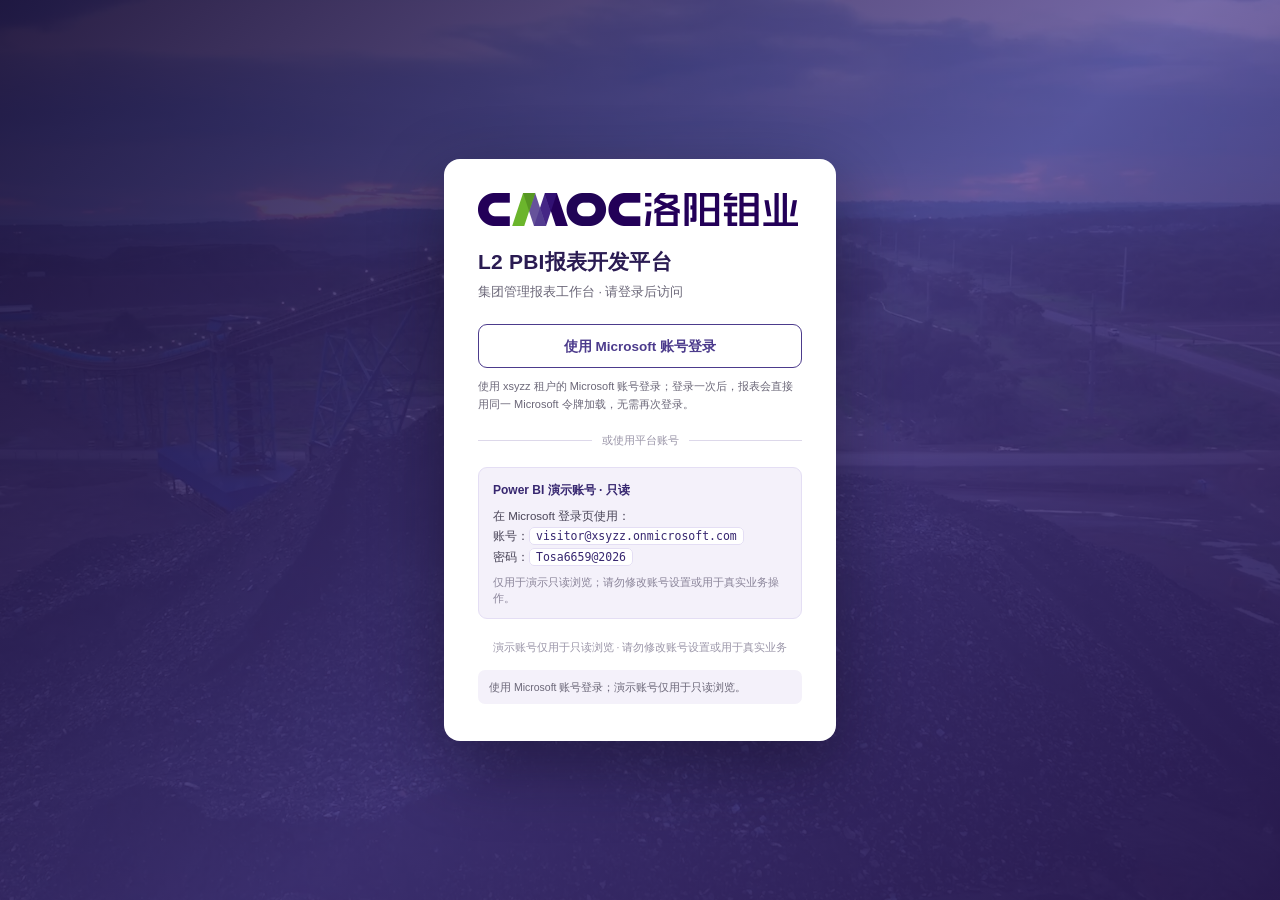
<file: index.html>
﻿<!DOCTYPE html>
<html lang="zh-CN">
<head>
<meta charset="UTF-8">
<meta name="viewport" content="width=device-width, initial-scale=1.0">
<meta name="description" content="CMOC L2 集团管理报表 · 报表页 / 语义模型 / 指标映射数据平台">
<meta name="robots" content="noindex,nofollow">
<meta http-equiv="Cache-Control" content="no-cache">
<title>CMOC L2 PBI报表开发平台 · 工作台</title>
<script src="assets/auth.config.js?v=20261120h"></script>
<script src="assets/auth-guard.js?v=20261120h"></script>
<link rel="icon" href="data:image/svg+xml,%3Csvg xmlns='http://www.w3.org/2000/svg' viewBox='0 0 32 32'%3E%3Crect width='32' height='32' rx='7' fill='%234C3B8C'/%3E%3Ctext x='16' y='21' text-anchor='middle' font-family='Arial' font-size='13' font-weight='700' fill='white'%3EL2%3C/text%3E%3C/svg%3E">
<link rel="stylesheet" href="assets/style.css?v=20261120h">
</head>
<body>

<div class="shell">
  <aside class="sidebar" id="sidebar">
    <a class="sb-brand" href="#/" aria-label="返回工作台">
      <img class="sb-logo" src="assets/brand/cmoc-logo-white.png" alt="CMOC 洛阳钼业">
      <span class="sb-brand-sub">L2 PBI报表开发平台 · 财经数据中心</span>
    </a>
    <nav class="sb-nav" id="sbNav" aria-label="主导航"></nav>
    <div class="sb-foot">
      <span>02.PBIP · 03.映射</span>
      <span id="buildStamp">构建 —</span>
      <span class="sb-foot-note">纯静态 · 可离线浏览</span>
      <div class="sb-user">
        <span class="sb-user-name" id="currentUser">已登录</span>
        <button class="sb-logout" id="logoutBtn" type="button">退出登录</button>
        <div class="sb-user-links" id="userLinks" hidden>
          <a class="sb-user-link" id="accountLink" href="account.html">修改密码</a>
          <a class="sb-user-link" id="adminLink" href="admin.html" hidden>管理后台</a>
          <a class="sb-user-link" id="consoleLink" href="#" target="_blank" rel="noopener" hidden>账号维护</a>
        </div>
      </div>
    </div>
  </aside>

  <div class="workspace">
    <header class="topbar">
      <button class="icon-btn menu-btn" id="menuBtn" type="button" aria-label="打开导航">☰</button>
      <a class="topbar-brand" href="#/" aria-label="CMOC 洛阳钼业">
        <img src="assets/brand/cmoc-logo.png" alt="CMOC 洛阳钼业">
      </a>
      <div class="topbar-crumb" id="crumb">工作台</div>

      <div class="search" id="searchBox">
        <span class="search-icon" aria-hidden="true">⌕</span>
        <input id="searchInput" type="search" placeholder="搜索报表页、事实表、度量值…" autocomplete="off" aria-label="搜索">
        <kbd>/</kbd>
        <div class="search-results" id="searchResults" role="listbox"></div>
      </div>
    </header>

    <div class="protocol-hint" id="protocolHint" hidden>
      当前以 <b>file://</b> 打开，Power BI 嵌入登录可能失败。请运行 <b>start-service.cmd</b>，通过 <b>http://localhost:8765</b> 打开。
    </div>

    <main id="app"></main>
  </div>
</div>

<aside class="drawer" id="detailDrawer" aria-hidden="true"></aside>
<div class="drawer-backdrop" id="drawerBackdrop"></div>
<div class="mobile-backdrop" id="mobileBackdrop"></div>

<noscript>
  <div style="max-width:720px;margin:40px auto;padding:20px;background:#fff;border:1px solid #DDE4EC;border-radius:12px;font-family:Microsoft YaHei,sans-serif;">
    本工作台依赖 JavaScript 渲染导航与报表页，请在浏览器中启用 JavaScript 后刷新。
  </div>
</noscript>

<script src="assets/data.js?v=20261120h"></script>
<script src="assets/ui-spec.js?v=20261120h"></script>
<script src="assets/auth.js?v=20261120h"></script>
<script src="assets/ask-snapshot.js?v=20261120h"></script>
<script src="assets/chat-index.js?v=20261120h"></script>
<script src="assets/chat.js?v=20261120h"></script>
<script src="assets/app.js?v=20261120h"></script>
<script src="assets/vendor/msal-browser.min.js?v=20261120h"></script>
<script src="assets/sso.config.js?v=20261120h"></script>
<script src="assets/vendor/powerbi-client.min.js?v=20261120h"></script>
<script src="assets/pbi-embed.js?v=20261120h"></script>
</body>
</html>
</file>
<file: assets/style.css>
/* CMOC L2 PBI报表开发平台 · 报表页 / 语义模型 / 指标映射工作台 */
:root {
  --sidebar: #2A1B52;
  --sidebar-2: #1B1038;
  --sidebar-text: #CBC5E3;
  --sidebar-muted: #8C82B0;
  --sidebar-line: rgba(255, 255, 255, .10);
  --bg: #F7F6FB;
  --surface: #FFFFFF;
  --primary: #4C3B8C;
  --primary-dark: #372770;
  --primary-soft: #EFEDF8;
  --ink: #1F1B2E;
  --muted: #6B6778;
  --line: #E5E1EF;
  --line-soft: #F0EDF7;
  --accent: #8D6A44;
  --good: #5B8C3A;
  --bad: #B42318;
  --warn: #9A6A1F;
  --radius: 10px;
  --shadow: 0 1px 2px rgba(42, 27, 82, .06), 0 10px 28px rgba(42, 27, 82, .08);
  --font: "Source Han Sans CN", "思源黑体", "Noto Sans SC", "Microsoft YaHei", "微软雅黑", "PingFang SC", sans-serif;
  --mono: ui-monospace, "Cascadia Mono", Consolas, "Courier New", monospace;
  --sidebar-w: 250px;
  --topbar-h: 54px;
  --detail-bar-h: 52px;
}

* { box-sizing: border-box; }
html { scroll-behavior: smooth; }
body {
  margin: 0; background: var(--bg); color: var(--ink);
  font-family: var(--font); font-size: 13.5px; line-height: 1.6;
  font-variant-numeric: tabular-nums; -webkit-font-smoothing: antialiased;
}
a { color: inherit; text-decoration: none; }
button { font: inherit; }
h1, h2, h3, h4, p, ul { margin: 0; }
ul { padding: 0; list-style: none; }
kbd { font-family: var(--mono); font-size: 10px; border: 1px solid currentColor; border-radius: 3px; padding: 0 4px; opacity: .7; }

/* ---------- 外壳 ---------- */
.shell { display: flex; min-height: 100vh; }
.sidebar {
  position: fixed; inset: 0 auto 0 0; z-index: 50;
  display: flex; flex-direction: column; width: var(--sidebar-w);
  background: linear-gradient(180deg, var(--sidebar), var(--sidebar-2));
  color: var(--sidebar-text); border-right: 1px solid rgba(255, 255, 255, .04);
}
.workspace { display: flex; flex-direction: column; flex: 1; min-width: 0; margin-left: var(--sidebar-w); min-height: 100vh; }

.sb-brand { display: flex; align-items: center; gap: 11px; height: 64px; padding: 0 18px; flex: 0 0 auto; border-bottom: 1px solid var(--sidebar-line); }
.sb-mark { display: grid; place-items: center; width: 34px; height: 34px; border-radius: 8px; background: var(--primary); color: #fff; font-size: 14px; font-weight: 800; letter-spacing: .5px; }
.sb-brand-text strong { display: block; font-size: 14.5px; color: #fff; letter-spacing: .5px; line-height: 1.25; }
.sb-brand-text small { display: block; font-size: 10px; color: var(--sidebar-muted); letter-spacing: .4px; }
.sb-nav { flex: 1; overflow-y: auto; padding: 10px 10px 18px; }
.sb-nav::-webkit-scrollbar { width: 6px; }
.sb-nav::-webkit-scrollbar-thumb { background: rgba(255, 255, 255, .12); border-radius: 3px; }

.sb-item { display: flex; align-items: center; gap: 9px; padding: 9px 12px; border-radius: 7px; color: var(--sidebar-text); font-size: 12.5px; transition: background .16s, color .16s; }
.sb-item:hover { background: rgba(255, 255, 255, .06); color: #fff; }
.sb-item.active { background: rgba(15, 108, 189, .22); color: #fff; box-shadow: inset 3px 0 0 #4FA3E8; }
.sb-label { padding: 12px 12px 4px; font-size: 9.5px; letter-spacing: 1.4px; font-weight: 700; color: #526C85; text-transform: uppercase; }
.sb-divider { height: 1px; margin: 12px 10px; background: var(--sidebar-line); }

.sb-group { margin-top: 1px; }
.sb-group-row { display: flex; align-items: center; border-radius: 7px; }
.sb-group-row:hover, .sb-group.open .sb-group-row { background: rgba(255, 255, 255, .05); }
.sb-group-head { display: flex; align-items: center; gap: 8px; flex: 1; min-width: 0; padding: 9px 12px; color: var(--sidebar-text); font-size: 12.5px; }
.sb-group-head:hover { color: #fff; }
.sb-group-head.active { color: #fff; font-weight: 600; }
.sb-group-head.active .sb-name { color: #fff; }
.sb-name { flex: 1; min-width: 0; overflow: hidden; text-overflow: ellipsis; white-space: nowrap; }
.sb-count { font-size: 10px; color: var(--sidebar-muted); background: rgba(255, 255, 255, .07); border-radius: 9px; padding: 0 6px; }
.sb-chev { width: 30px; height: 34px; flex: 0 0 auto; border: 0; background: transparent; color: var(--sidebar-muted); font-size: 15px; line-height: 1; cursor: pointer; border-radius: 5px; transition: transform .18s, color .18s; }
.sb-chev:hover { color: #fff; background: rgba(255, 255, 255, .08); }
.sb-group.open .sb-chev { transform: rotate(90deg); color: #9ED0FF; }
.sb-sub { display: none; padding: 2px 0 6px; }
.sb-group.open .sb-sub { display: block; }
.sb-sub-item { display: block; margin-left: 14px; padding: 6px 10px 6px 12px; border-left: 2px solid transparent; border-radius: 0 5px 5px 0; font-size: 11.5px; color: #8FA8BF; transition: background .16s, color .16s, border-color .16s; }
.sb-sub-item:hover { color: #fff; background: rgba(255, 255, 255, .04); }
.sb-sub-item.active { color: #fff; border-left-color: #4FA3E8; background: rgba(15, 108, 189, .14); }
.sb-foot { flex: 0 0 auto; display: flex; flex-direction: column; gap: 2px; padding: 13px 18px; border-top: 1px solid var(--sidebar-line); font-size: 10px; color: var(--sidebar-muted); }
.sb-foot-note { color: #526C85; }
.sb-user { display: flex; align-items: center; gap: 8px; flex-wrap: wrap; margin-top: 9px; padding-top: 9px; border-top: 1px solid var(--sidebar-line); }
.sb-user-name { flex: 1; min-width: 0; overflow: hidden; text-overflow: ellipsis; white-space: nowrap; color: var(--sidebar-text); font-size: 10.5px; }
.sb-logout { flex: 0 0 auto; border: 1px solid rgba(255, 255, 255, .16); background: transparent; color: var(--sidebar-text); font-size: 10px; padding: 3px 8px; border-radius: 5px; cursor: pointer; }
.sb-logout:hover { background: rgba(255, 255, 255, .08); color: #fff; }
.sb-user-links { display: flex; gap: 6px; width: 100%; margin-top: 6px; }
.sb-user-link { flex: 1; text-align: center; border: 1px solid rgba(255, 255, 255, .16); background: transparent; color: var(--sidebar-text); font-size: 10px; padding: 3px 6px; border-radius: 5px; text-decoration: none; }
.sb-user-link:hover { background: rgba(255, 255, 255, .08); color: #fff; }
.sb-user-links[hidden], .sb-user-link[hidden] { display: none; }

/* ---------- 顶栏 ---------- */
.topbar { position: sticky; top: 0; z-index: 40; display: flex; align-items: center; gap: 14px; height: var(--topbar-h); padding: 0 24px; background: rgba(255, 255, 255, .94); backdrop-filter: blur(10px); border-bottom: 1px solid var(--line); }
.topbar-crumb { display: flex; align-items: center; gap: 7px; min-width: 0; font-size: 12.5px; color: var(--muted); white-space: nowrap; overflow: hidden; text-overflow: ellipsis; }
.topbar-crumb a:hover { color: var(--primary); }
.topbar-crumb .crumb-sep { color: #B9C4D0; }
.topbar-crumb b { color: var(--ink); font-weight: 600; }
.icon-btn { display: inline-flex; align-items: center; justify-content: center; width: 32px; height: 32px; border: 1px solid transparent; border-radius: 7px; background: transparent; color: var(--ink); cursor: pointer; font-size: 15px; }
.icon-btn:hover { background: #F0F4F9; border-color: var(--line); }
.menu-btn { display: none; }

.search { position: relative; width: 320px; flex: 0 1 320px; margin-left: auto; }
.search input { width: 100%; height: 34px; border: 1px solid var(--line); border-radius: 7px; background: #fff; color: var(--ink); padding: 0 34px 0 32px; font-size: 12.5px; outline: none; transition: border-color .16s, box-shadow .16s; }
.search input::placeholder { color: #9AA8B6; }
.search input:focus { border-color: #9DC4E8; box-shadow: 0 0 0 3px rgba(15, 108, 189, .10); }
.search-icon { position: absolute; left: 11px; top: 50%; transform: translateY(-50%); color: #8FA0B2; font-size: 13px; pointer-events: none; }
.search kbd { position: absolute; right: 9px; top: 50%; transform: translateY(-50%); color: #9AA8B6; }
.search-results { position: absolute; top: 40px; left: 0; right: 0; display: none; background: #fff; border: 1px solid var(--line); border-radius: 9px; box-shadow: 0 18px 40px rgba(10, 30, 60, .18); overflow: hidden; z-index: 80; }
.search-results.open { display: block; }
.sr-item { display: flex; align-items: center; gap: 9px; width: 100%; padding: 9px 12px; border: 0; border-bottom: 1px solid var(--line-soft); background: #fff; text-align: left; cursor: pointer; }
.sr-item:last-child { border-bottom: 0; }
.sr-item:hover, .sr-item:focus { background: #F2F7FC; outline: none; }
.sr-item .sr-name { font-size: 12.5px; font-weight: 600; min-width: 0; overflow: hidden; text-overflow: ellipsis; white-space: nowrap; }
.sr-item .sr-kind { margin-left: auto; flex: 0 0 auto; font-size: 10px; color: var(--muted); background: #F3F6FA; border-radius: 3px; padding: 0 5px; }
.sr-empty { padding: 12px; font-size: 12px; color: var(--muted); }

/* ---------- 通用 ---------- */
main { flex: 1; width: 100%; max-width: 1600px; margin: 0 auto; padding: 24px 28px 56px; }
.page-head { display: flex; align-items: flex-end; justify-content: space-between; gap: 20px; flex-wrap: wrap; }
.page-kicker { font-size: 10.5px; letter-spacing: 2px; font-weight: 700; color: var(--primary); }
.page-head h1 { font-size: 26px; letter-spacing: .4px; margin: 6px 0 5px; }
.page-head p { max-width: 820px; color: var(--muted); font-size: 12.5px; }
.head-actions { display: flex; gap: 8px; flex-wrap: wrap; }
.section { margin-top: 28px; }
#model-measures { scroll-margin-top: 92px; }
.section-head { display: flex; align-items: flex-end; justify-content: space-between; gap: 14px; margin-bottom: 12px; }
.section-head h2 { font-size: 16px; letter-spacing: .3px; }
.section-head p { margin-top: 2px; color: var(--muted); font-size: 11.5px; }
.section-link { font-size: 12px; color: var(--primary); font-weight: 600; }
.section-link:hover { text-decoration: underline; }

.btn { display: inline-flex; align-items: center; justify-content: center; gap: 6px; height: 34px; padding: 0 13px; border: 1px solid var(--line); border-radius: 7px; background: #fff; color: var(--ink); font-size: 12.5px; cursor: pointer; transition: border-color .16s, background .16s, color .16s; white-space: nowrap; }
.btn:hover { border-color: #9DC4E8; color: var(--primary); }
.btn.primary { background: var(--primary); border-color: var(--primary); color: #fff; }
.btn.primary:hover { background: var(--primary-dark); border-color: var(--primary-dark); color: #fff; }
.btn.small { height: 28px; padding: 0 10px; font-size: 11.5px; }
.icon-btn:focus-visible, .btn:focus-visible, .seg button:focus-visible, .sb-chev:focus-visible, summary:focus-visible { outline: 2px solid #7FB4E4; outline-offset: 1px; }

.code { display: inline-block; font-family: var(--mono); font-size: 10.5px; font-weight: 700; letter-spacing: .2px; color: var(--primary); background: var(--primary-soft); border-radius: 4px; padding: 1px 7px; white-space: nowrap; }
.chips { display: flex; flex-wrap: wrap; gap: 5px; align-items: center; }
.chip { font-size: 10px; color: #41566B; background: #F3F6FA; border: 1px solid #E3EAF2; border-radius: 4px; padding: 1px 6px; }
.chip.src { background: #EEF7EF; border-color: #CFE5D2; color: #1F6E3A; }
.badges { display: flex; gap: 4px; flex-wrap: wrap; }
.badge { font-size: 9px; font-weight: 700; letter-spacing: .3px; padding: 1px 5px; border-radius: 3px; }
.badge.html { background: #E8F1FA; color: #0F6CBD; }
.badge.pbip { background: #E6F6EE; color: #047857; }
.badge.muted { background: #F3F6FA; color: #5F6B6D; }

.status-dot { display: inline-flex; align-items: center; gap: 5px; max-width: 100%; overflow: hidden; white-space: nowrap; text-overflow: ellipsis; font-size: 10.5px; color: var(--muted); }
.status-dot::before { content: ""; width: 6px; height: 6px; border-radius: 50%; background: #94A3B8; flex: 0 0 auto; }
.status-dot.st-real::before { background: var(--good); }
.status-dot.st-empty::before { background: #94A3B8; }
.hint { margin-top: 14px; padding: 9px 13px; font-size: 11.5px; color: #7A5C00; background: #FFF8EC; border: 1px solid #F0DFC0; border-radius: 8px; }
.protocol-hint { padding: 8px 24px; font-size: 11.5px; color: #7A5C00; background: #FFF8EC; border-bottom: 1px solid #F0DFC0; }
.protocol-hint[hidden] { display: none; }
.empty-state { padding: 60px 20px; text-align: center; color: var(--muted); }
.empty-state a { color: var(--primary); font-weight: 600; }

/* ---------- 首页 ---------- */
.hero-report { position: relative; display: flex; align-items: flex-end; min-height: 264px; margin-top: 18px; border-radius: 14px; overflow: hidden; background: #0B1F33; box-shadow: var(--shadow); }
.hero-bg { position: absolute; inset: 0; width: 100%; height: 100%; object-fit: cover; object-position: center top; filter: blur(1px) saturate(.85); transform: scale(1.02); }
.hero-overlay { position: absolute; inset: 0; background: linear-gradient(90deg, rgba(8, 26, 45, .97) 0%, rgba(8, 26, 45, .90) 46%, rgba(8, 26, 45, .60) 100%); }
.hero-inner { position: relative; z-index: 1; max-width: 760px; padding: 28px 30px; color: #fff; }
.hero-inner .page-kicker { color: #9ED0FF; }
.hero-inner h1 { font-size: 34px; letter-spacing: .5px; margin: 8px 0 6px; }
.hero-inner p { font-size: 12.5px; color: #CFE2F5; }
.hero-actions { display: flex; gap: 8px; margin-top: 16px; flex-wrap: wrap; }
.hero-actions .btn { background: rgba(255, 255, 255, .10); border-color: rgba(255, 255, 255, .26); color: #fff; }
.hero-actions .btn:hover { background: rgba(255, 255, 255, .18); color: #fff; }
.hero-actions .btn.primary { background: var(--primary); border-color: var(--primary); }
.hero-meta { position: relative; z-index: 1; margin-left: auto; padding: 0 30px 26px; color: #A9C9E8; font-size: 11px; text-align: right; line-height: 1.9; }

.kpi-strip { display: grid; grid-template-columns: repeat(4, 1fr); gap: 12px; margin-top: 18px; }
.kpi-card { display: flex; align-items: baseline; gap: 9px; padding: 14px 16px; background: #fff; border: 1px solid var(--line); border-radius: var(--radius); }
.kpi-card b { font-size: 26px; line-height: 1; letter-spacing: .3px; }
.kpi-card span { font-size: 11.5px; color: var(--muted); }
.kpi-card small { margin-left: auto; font-size: 10px; color: #9AA8B6; }

.group-block { margin-top: 18px; }
.group-block h3 { display: flex; align-items: baseline; gap: 8px; font-size: 13px; margin-bottom: 10px; }
.group-block h3 span { font-size: 10.5px; color: var(--muted); font-weight: 400; }
.report-grid { display: grid; grid-template-columns: repeat(4, 1fr); gap: 12px; }
.report-card { display: flex; flex-direction: column; overflow: hidden; background: #fff; border: 1px solid var(--line); border-radius: 11px; transition: transform .18s, box-shadow .18s, border-color .18s; }
.report-card:hover { transform: translateY(-2px); box-shadow: var(--shadow); border-color: #9DC4E8; }
.rc-thumb { position: relative; aspect-ratio: 16 / 9; overflow: hidden; background: #EEF2F7; border-bottom: 1px solid var(--line-soft); }
.rc-thumb img { display: block; width: 100%; height: 100%; object-fit: cover; object-position: top center; }
.rc-badge { position: absolute; right: 8px; bottom: 8px; padding: 1px 6px; font-size: 9.5px; color: #fff; background: rgba(11, 31, 51, .78); border-radius: 4px; }
.rc-badge.svc { left: 8px; right: auto; background: rgba(15, 108, 189, .92); }
.rc-badge.pbip { left: 8px; right: auto; background: rgba(95, 107, 109, .85); }

/* 有在线报表的页面：不再截图，用在线入口卡代替缩略图 */
.rc-thumb.is-online {
  position: relative;
  background: radial-gradient(120% 150% at 18% 0%, #5B4A9E 0%, #3A2A70 48%, #241A45 100%);
}
.rc-thumb.is-online::before {
  content: ""; position: absolute; inset: 0; pointer-events: none;
  background-image:
    linear-gradient(rgba(255, 255, 255, .055) 1px, transparent 1px),
    linear-gradient(90deg, rgba(255, 255, 255, .055) 1px, transparent 1px);
  background-size: 26px 26px;
}
.rc-online {
  position: relative; z-index: 1; height: 100%; padding: 8px;
  display: flex; flex-direction: column; align-items: center; justify-content: center; gap: 5px;
  color: #fff; text-align: center;
}
.rc-online-icon {
  width: 34px; height: 34px; margin-bottom: 1px;
  display: grid; place-items: center; border-radius: 50%;
  font-size: 13px; line-height: 1; color: #B9E28C;
  background: rgba(131, 181, 82, .16);
  border: 1px solid rgba(131, 181, 82, .55);
  box-shadow: 0 0 0 6px rgba(131, 181, 82, .06);
}
.rc-online b { font-size: 12.5px; font-weight: 600; letter-spacing: .1em; }
.rc-online small { font-size: 9.5px; letter-spacing: .08em; color: rgba(255, 255, 255, .62); }
.report-card.is-online:hover { border-color: #8E7BCB; }
.rc-body { padding: 11px 13px 13px; }
.rc-body h3 { font-size: 13.5px; line-height: 1.4; margin: 5px 0 4px; }
.rc-meta { font-size: 10.5px; color: var(--muted); }

.two-col { display: grid; grid-template-columns: 1.25fr 1fr; gap: 14px; margin-top: 14px; }
.two-col > * { min-width: 0; }
.panel { padding: 16px 18px; background: #fff; border: 1px solid var(--line); border-radius: 12px; }
.panel h3 { margin-bottom: 8px; font-size: 12px; letter-spacing: .8px; color: var(--muted); }
.mini-list { display: flex; flex-direction: column; }
.mini-row { display: flex; align-items: center; gap: 9px; padding: 7px 0; border-bottom: 1px dashed var(--line-soft); font-size: 12px; }
.mini-row:last-child { border-bottom: 0; }
.mini-row:hover { color: var(--primary); }
.mini-name { flex: 1; min-width: 0; overflow: hidden; text-overflow: ellipsis; white-space: nowrap; }
.mini-arrow { color: #B9C4D0; }

/* ---------- 报表页详情 ---------- */
main.detail-mode { padding: 0; max-width: none; height: calc(100vh - var(--topbar-h)); display: flex; flex-direction: column; overflow: hidden; }
.detail-bar { display: flex; align-items: center; gap: 12px; flex: 0 0 auto; padding: 9px 16px; background: #fff; border-bottom: 1px solid var(--line); flex-wrap: wrap; }
.db-back { display: inline-flex; align-items: center; justify-content: center; width: 30px; height: 30px; border: 1px solid var(--line); border-radius: 7px; background: #fff; color: var(--ink); cursor: pointer; font-size: 14px; }
.db-back:hover { border-color: #9DC4E8; color: var(--primary); }
.db-title { display: flex; align-items: center; gap: 9px; min-width: 0; flex-wrap: wrap; }
.db-title h1 { font-size: 16px; letter-spacing: .2px; white-space: nowrap; }
.db-meta { display: flex; align-items: center; gap: 6px; font-size: 10.5px; color: var(--muted); }
.db-meta .sep { color: #C9D4E0; }
.db-actions { display: flex; align-items: center; gap: 7px; margin-left: auto; flex-wrap: wrap; }
.seg { display: flex; padding: 2px; background: #EDF1F6; border-radius: 6px; }
.seg button { border: 0; background: transparent; padding: 4px 11px; font-size: 11.5px; color: var(--muted); border-radius: 4px; cursor: pointer; }
.seg button.on { background: #fff; color: var(--primary); font-weight: 700; box-shadow: 0 1px 2px rgba(0, 0, 0, .08); }
.report-view { flex: 1; min-height: 0; overflow: auto; padding: 18px; background: #DCE3EB; display: flex; align-items: flex-start; justify-content: center; position: relative; }
.report-shot { display: block; max-width: 100%; height: auto; background: #fff; border-radius: 3px; box-shadow: 0 10px 34px rgba(10, 30, 60, .20); }
.report-note { padding: 40px; color: var(--muted); text-align: center; }
.service-frame { display: block; width: 100%; height: 100%; border: 0; background: #fff; }
.report-view.service-mode { display: block; padding: 0; background: #0B1F33; }
.report-view.service-mode .report-shot { display: none; }
.report-view:not(.service-mode) .service-frame { display: none; }
.report-loading { position: absolute; inset: 0; z-index: 2; display: flex; flex-direction: column; align-items: center; justify-content: center; gap: 9px; padding: 20px; background: var(--bg); color: var(--muted); font-size: 12.5px; text-align: center; }
.report-loading b { color: var(--ink); font-size: 13.5px; }
.spinner { width: 26px; height: 26px; border: 2.5px solid var(--line); border-top-color: var(--primary); border-radius: 50%; animation: l2spin .8s linear infinite; }
@keyframes l2spin { to { transform: rotate(360deg); } }
.report-timeout { position: absolute; z-index: 3; left: 50%; top: 16px; transform: translateX(-50%); display: flex; align-items: center; gap: 10px; max-width: calc(100% - 32px); padding: 9px 12px; background: #fff; border: 1px solid var(--line); border-radius: 10px; box-shadow: var(--shadow); color: var(--muted); font-size: 11.5px; }
.report-timeout b { color: var(--ink); white-space: nowrap; }
.report-timeout span { line-height: 1.45; }
.report-help {
  position: absolute; z-index: 4; top: 16px; right: 16px; width: min(470px, calc(100% - 32px));
  max-height: calc(100% - 32px); overflow: auto; padding: 14px 16px;
  background: #fff; border: 1px solid var(--line); border-radius: 12px;
  box-shadow: 0 18px 44px rgba(10, 30, 60, .22); font-size: 12px; line-height: 1.75; color: #33415C;
}
.report-help-head { display: flex; align-items: center; justify-content: space-between; gap: 10px; margin-bottom: 6px; }
.report-help-head b { font-size: 13px; color: var(--ink); }
.report-help-list { margin: 0; padding-left: 18px; list-style: decimal; }
.report-help-list li { margin-bottom: 6px; }
.report-help code { font-family: var(--mono); font-size: 10.5px; background: var(--primary-soft); border-radius: 4px; padding: 1px 5px; word-break: break-all; }
.report-help-foot { margin-top: 10px; padding-top: 8px; border-top: 1px solid var(--line-soft); font-size: 11px; color: var(--muted); }
.btn.on { border-color: var(--primary); color: var(--primary); background: var(--primary-soft); }
[hidden] { display: none !important; }

/* ---------- 语义模型 ---------- */
.model-summary { display: grid; grid-template-columns: repeat(4, 1fr); gap: 12px; margin-top: 14px; }
.ms-card { padding: 14px 16px; background: #fff; border: 1px solid var(--line); border-radius: 10px; }
.ms-card b { display: block; font-size: 24px; line-height: 1.15; }
.ms-card span { font-size: 11px; color: var(--muted); }
.list-card { margin-top: 14px; background: #fff; border: 1px solid var(--line); border-radius: 12px; overflow: hidden; }
.list-head { display: grid; align-items: center; gap: 12px; padding: 9px 16px; grid-template-columns: 86px minmax(200px, 1.7fr) 64px 64px 130px 56px 18px; background: #F8FAFD; border-bottom: 1px solid var(--line); font-size: 10px; letter-spacing: .7px; color: var(--muted); }
.model-row { display: grid; align-items: center; gap: 12px; padding: 9px 16px; grid-template-columns: 86px minmax(200px, 1.7fr) 64px 64px 130px 56px 18px; border-bottom: 1px solid var(--line-soft); font-size: 12.5px; transition: background .14s; }
.model-row:last-child { border-bottom: 0; }
.model-row:hover { background: #F5F9FD; }
.mr-code { font-family: var(--mono); font-size: 10.5px; font-weight: 700; color: var(--primary); }
.mr-name { font-weight: 600; min-width: 0; overflow: hidden; text-overflow: ellipsis; white-space: nowrap; }
.mr-num { font-size: 11px; color: var(--muted); text-align: right; }
.mr-src, .mr-pages { font-size: 10.5px; color: var(--muted); }
.mr-arrow { color: #B9C4D0; text-align: right; }
.model-row:hover .mr-arrow { color: var(--primary); }

.table-wrap { overflow-x: auto; margin-top: 12px; border: 1px solid var(--line); border-radius: 10px; background: #fff; }
.data-table { width: 100%; border-collapse: collapse; font-size: 12px; }
.data-table th { padding: 8px 10px; text-align: left; white-space: nowrap; background: #F8FAFD; color: var(--muted); font-size: 10px; letter-spacing: .5px; border-bottom: 1px solid var(--line); }
.data-table td { padding: 7px 10px; border-bottom: 1px solid var(--line-soft); vertical-align: top; }
.data-table tr:last-child td { border-bottom: 0; }
.data-table .mono { font-family: var(--mono); font-size: 10.5px; }
.data-table .muted { color: var(--muted); }

/* 加工过程：摘要 + 折叠 M 代码 */
.process-grid { display: grid; grid-template-columns: 1fr 1.15fr; align-items: start; gap: 14px; margin-top: 12px; }
.process-card { padding: 15px 17px; background: #fff; border: 1px solid var(--line); border-radius: 11px; }
.process-card h3 { font-size: 12px; letter-spacing: .6px; color: var(--muted); margin-bottom: 10px; }
.process-card h3.process-sub { margin-top: 14px; }
.process-meta { display: grid; grid-template-columns: auto 1fr; gap: 6px 12px; font-size: 12px; }
.process-meta dt { color: var(--muted); white-space: nowrap; }
.process-meta dd { color: var(--ink); word-break: break-word; }
.process-notes, .process-steps { margin: 0; padding-left: 18px; font-size: 12px; line-height: 1.65; color: #3D4653; }
.process-notes li, .process-steps li { margin-bottom: 4px; }
.process-notes { margin-top: 10px; }
.process-steps b { display: block; font-size: 11.5px; color: var(--primary); font-weight: 600; }
.process-steps span { display: block; color: var(--muted); font-size: 11.5px; }
.mcode-block { margin-top: 12px; background: #fff; border: 1px solid var(--line); border-radius: 11px; overflow: hidden; }
.mcode-block summary { display: flex; align-items: center; gap: 10px; padding: 12px 16px; font-size: 12.5px; font-weight: 600; cursor: pointer; list-style: none; }
.mcode-block summary::-webkit-details-marker { display: none; }
.mcode-block summary .mcode-meta { margin-left: auto; font-size: 10.5px; font-weight: 400; color: var(--muted); }
.mcode-block summary .chev { color: #B9C4D0; font-size: 11px; }
.mcode-block[open] summary .chev { transform: rotate(90deg); }
.mcode-actions { padding: 0 16px 10px; }
.mcode { margin: 0; padding: 14px 16px; max-height: 460px; overflow: auto; background: #F7F6FB; border-top: 1px solid var(--line-soft); color: #2F3440; font-family: var(--mono); font-size: 11px; line-height: 1.55; white-space: pre; }

.measure-group { margin-top: 18px; }
.measure-group h3 { display: flex; align-items: baseline; gap: 8px; font-size: 13px; margin-bottom: 8px; }
.measure-group h3 span { font-size: 10.5px; color: var(--muted); font-weight: 400; }
.measure-item { margin-bottom: 7px; background: #fff; border: 1px solid var(--line); border-radius: 8px; overflow: hidden; }
.measure-item summary { display: flex; align-items: center; gap: 10px; padding: 9px 12px; font-size: 12.5px; cursor: pointer; list-style: none; }
.measure-item summary::-webkit-details-marker { display: none; }
.measure-item summary b { font-weight: 600; }
.measure-item summary .fmt { margin-left: auto; font-size: 9.5px; color: var(--accent); background: #F8EDE5; border-radius: 3px; padding: 1px 5px; }
.measure-item summary .chev { color: #B9C4D0; font-size: 11px; }
.measure-item[open] summary .chev { transform: rotate(90deg); }
.measure-body { padding: 0 12px 12px; }
.measure-desc { margin-bottom: 6px; font-size: 11.5px; color: var(--muted); }
.expr { margin: 0; padding: 10px 12px; max-height: 280px; overflow: auto; background: #0F1D2E; color: #D7E6F5; border-radius: 7px; font-family: var(--mono); font-size: 11px; line-height: 1.65; white-space: pre-wrap; word-break: break-word; }

.rel-row { display: flex; align-items: center; gap: 8px; padding: 6px 0; border-bottom: 1px dashed var(--line-soft); font-size: 11.5px; flex-wrap: wrap; }
.rel-row:last-child { border-bottom: 0; }
.rel-from, .rel-to { font-family: var(--mono); font-size: 10.5px; }
.rel-arrow { color: var(--primary); }
.param-grid { display: grid; grid-template-columns: repeat(2, 1fr); gap: 10px; margin-top: 10px; }
.param-card { padding: 10px 12px; background: #F8FAFD; border: 1px solid #E7EDF4; border-radius: 8px; }
.param-card b { display: block; font-size: 12px; }
.param-card code { display: block; margin-top: 3px; font-family: var(--mono); font-size: 10.5px; color: var(--primary); word-break: break-all; }
.param-card span { display: block; margin-top: 3px; font-size: 10.5px; color: var(--muted); }

/* ---------- 指标映射 ---------- */
.mapping-item { margin-bottom: 8px; background: #fff; border: 1px solid var(--line); border-radius: 9px; overflow: hidden; }
.mapping-item summary { display: flex; align-items: center; gap: 10px; padding: 10px 13px; cursor: pointer; list-style: none; font-size: 12.5px; }
.mapping-item summary::-webkit-details-marker { display: none; }
.mapping-item summary .mm-count { margin-left: auto; font-size: 10.5px; color: var(--muted); }
.mapping-body { padding: 0 13px 13px; }
.sheet-card { margin-top: 8px; padding: 9px 11px; border: 1px solid var(--line-soft); border-radius: 7px; }
.sheet-card h4 { font-size: 12px; margin: 0 0 2px; }
.sheet-meta { font-size: 10.5px; color: var(--muted); margin-bottom: 6px; }
.sample-table { width: 100%; border-collapse: collapse; font-size: 10.5px; }
.sample-table td, .sample-table th { padding: 3px 6px; border-bottom: 1px solid var(--line-soft); text-align: left; }
.sample-table th { color: var(--muted); font-weight: 500; background: #F8FAFD; }

/* ---------- 交付成果 ---------- */
.deliver-list { display: flex; flex-direction: column; margin-top: 14px; background: #fff; border: 1px solid var(--line); border-radius: 12px; overflow: hidden; }
.deliver-item { display: grid; align-items: center; gap: 14px; padding: 11px 16px; grid-template-columns: 38px 1fr minmax(200px, 1.5fr) 126px 28px; border-bottom: 1px solid var(--line-soft); transition: background .14s; }
.deliver-item:last-child { border-bottom: 0; }
.deliver-item:hover { background: #F5F9FD; }
.di-icon { display: grid; place-items: center; width: 34px; height: 34px; border-radius: 8px; background: #F8EDE5; color: #9A5427; font-size: 9.5px; font-weight: 800; }
.di-name { font-weight: 600; font-size: 12.5px; }
.di-name small { display: block; font-size: 10px; color: var(--muted); font-weight: 400; }
.di-path { font-family: var(--mono); font-size: 10px; color: var(--muted); word-break: break-all; }
.di-meta { font-size: 10.5px; color: var(--muted); white-space: nowrap; }
.di-arrow { color: #B9C4D0; text-align: right; }
.deliver-item:hover .di-arrow { color: var(--primary); }
.pbip-panel, .pbix-panel { margin-top: 18px; padding: 22px; background: #fff; border: 1px solid var(--line); border-radius: 12px; }
.pbip-panel h2, .pbix-panel h2 { font-size: 18px; margin-top: 4px; }
.pbip-stats { display: grid; grid-template-columns: repeat(4, 1fr); gap: 12px; margin: 16px 0; }
.pbip-stat { padding: 12px 14px; background: #F7F9FC; border: 1px solid #E7EDF4; border-radius: 9px; }
.pbip-stat b { display: block; font-size: 22px; line-height: 1.2; }
.pbip-stat span { font-size: 11px; color: var(--muted); }
.kv-block { display: grid; grid-template-columns: 92px 1fr; gap: 6px 14px; font-size: 12px; }
.kv-block dt { color: var(--muted); }
.kv-block dd { margin: 0; }
.path { display: inline-block; font-family: var(--mono); font-size: 10.5px; color: var(--muted); word-break: break-all; background: #F5F7FA; border: 1px solid #E6EBF1; border-radius: 5px; padding: 3px 7px; }
.pbip-list { display: flex; flex-wrap: wrap; gap: 6px; margin-top: 8px; }
.pbip-list span { font-size: 11px; color: #33415C; background: #F3F6FA; border: 1px solid #E3EAF2; border-radius: 5px; padding: 2px 8px; }

/* ---------- 抽屉 ---------- */
.drawer { position: fixed; top: var(--drawer-top, calc(var(--topbar-h) + var(--detail-bar-h))); right: 0; bottom: 0; z-index: 55; display: flex; flex-direction: column; width: 390px; max-width: 100%; background: #fff; border-left: 1px solid var(--line); box-shadow: -14px 0 40px rgba(10, 30, 60, .12); transform: translateX(102%); transition: transform .22s ease; }
body.drawer-open .drawer { transform: none; }
.drawer-head { display: flex; align-items: center; justify-content: space-between; gap: 10px; flex: 0 0 auto; padding: 13px 18px; border-bottom: 1px solid var(--line); }
.drawer-head h2 { font-size: 13px; letter-spacing: .4px; }
.drawer-head .code { margin-left: 4px; }
.drawer-body { flex: 1; overflow-y: auto; padding: 2px 18px 28px; }
.drawer-body section { padding: 13px 0; border-bottom: 1px solid var(--line-soft); }
.drawer-body section:last-child { border-bottom: 0; }
.drawer-body h3 { font-size: 10px; letter-spacing: 1.2px; color: var(--primary); margin-bottom: 5px; }
.drawer-body p { font-size: 12px; line-height: 1.8; color: #33415C; }
.drawer-meta { display: grid; grid-template-columns: 78px 1fr; gap: 6px 10px; font-size: 11.5px; }
.drawer-meta dt { color: var(--muted); }
.drawer-meta dd { margin: 0; }
.deliver-row { display: flex; align-items: center; gap: 8px; padding: 6px 0; font-size: 11.5px; border-bottom: 1px dashed var(--line-soft); }
.deliver-row:last-child { border-bottom: 0; }
.deliver-row .dr-name { flex: 1; min-width: 0; overflow: hidden; text-overflow: ellipsis; white-space: nowrap; }
.deliver-row a { color: var(--primary); font-weight: 600; white-space: nowrap; }
.deliver-row a:hover { text-decoration: underline; }
.drawer-backdrop { position: fixed; inset: var(--drawer-top, calc(var(--topbar-h) + var(--detail-bar-h))) 0 0 0; z-index: 54; background: rgba(11, 31, 51, .26); opacity: 0; pointer-events: none; transition: opacity .2s; }
body.drawer-open .drawer-backdrop { opacity: 1; pointer-events: auto; }

/* ---------- 移动端 ---------- */
.mobile-backdrop { position: fixed; inset: 0; z-index: 45; background: rgba(11, 31, 51, .38); opacity: 0; pointer-events: none; transition: opacity .2s; }
body.nav-open .mobile-backdrop { opacity: 1; pointer-events: auto; }

@media (max-width: 1400px) {
  .report-grid { grid-template-columns: repeat(3, 1fr); }
}
@media (max-width: 1180px) {
  .report-grid { grid-template-columns: repeat(2, 1fr); }
  .two-col { grid-template-columns: 1fr; }
  .model-row, .list-head { grid-template-columns: 82px minmax(180px, 1.5fr) 60px 60px 18px; }
  .mr-src, .mr-pages, .list-head span:nth-child(5), .list-head span:nth-child(6) { display: none; }
  .db-meta { display: none; }
}
@media (max-width: 980px) {
  .sidebar { transform: translateX(-102%); transition: transform .22s ease; width: 270px; }
  body.nav-open .sidebar { transform: none; }
  .workspace { margin-left: 0; }
  .menu-btn { display: inline-flex; }
  .search { width: 240px; flex: 0 1 240px; }
  .process-grid { grid-template-columns: 1fr; }
  .kpi-strip { grid-template-columns: repeat(2, 1fr); }
}
@media (max-width: 720px) {
  .topbar { padding: 0 14px; gap: 10px; }
  .topbar-crumb { display: none; }
  .topbar-period { display: none; }
  .search { flex: 1; width: auto; }
  main { padding: 18px 16px 44px; }
  .page-head h1 { font-size: 22px; }
  .hero-report { min-height: 300px; }
  .hero-inner { padding: 22px 18px; }
  .hero-inner h1 { font-size: 28px; }
  .hero-meta { display: none; }
  .kpi-card { padding: 12px 14px; }
  .kpi-card b { font-size: 22px; }
  .report-grid { grid-template-columns: 1fr; }
  .model-summary { grid-template-columns: repeat(2, 1fr); }
  .model-row, .list-head { grid-template-columns: 72px 1fr 18px; gap: 8px; }
  .mr-num, .mr-src, .mr-pages, .list-head { display: none; }
  .param-grid { grid-template-columns: 1fr; }
  .report-view { padding: 8px; }
  .detail-bar { padding: 8px 12px; }
  .db-title h1 { font-size: 14.5px; }
  .db-actions { gap: 5px; }
  .drawer { width: 100%; top: var(--topbar-h); }
  .drawer-backdrop { inset: var(--topbar-h) 0 0 0; }
  .pbip-stats { grid-template-columns: repeat(2, 1fr); }
  .deliver-item { grid-template-columns: 34px 1fr 24px; gap: 10px; }
  .deliver-item .di-path, .deliver-item .di-meta { display: none; }
  .kv-block { grid-template-columns: 1fr; gap: 2px 0; }
  .kv-block dt { margin-top: 6px; }
}
@media (min-width: 1700px) {
  :root { --sidebar-w: 272px; }
  main { padding: 28px 40px 64px; }
  .kpi-card b { font-size: 30px; }
  .report-grid { grid-template-columns: repeat(4, 1fr); }
}

/* ================= CMOC brand theme ================= */
.sb-brand {
  height: 88px; flex-direction: column; align-items: flex-start; justify-content: center;
  gap: 9px; padding: 0 18px; position: relative;
}
.sb-brand::after {
  content: ""; position: absolute; left: 18px; bottom: 0;
  width: 46px; height: 2px; background: #83B552; border-radius: 2px;
}
.sb-logo { display: block; height: 22px; width: auto; max-width: 210px; }
.sb-brand-sub { display: block; font-size: 9.5px; letter-spacing: .7px; color: var(--sidebar-muted); }

.topbar-brand { display: none; align-items: center; flex: 0 0 auto; }
.topbar-brand img { display: block; height: 19px; width: auto; }

.sb-item.active {
  background: rgba(152, 146, 205, .20);
  box-shadow: inset 3px 0 0 #83B552;
}
.sb-sub-item.active { border-left-color: #83B552; background: rgba(152, 146, 205, .16); }
.sb-group-row:hover, .sb-group.open .sb-group-row { background: rgba(152, 146, 205, .12); }
.sb-chev { color: #7F75A4; }
.sb-chev:hover { color: #fff; background: rgba(255, 255, 255, .10); }
.sb-group.open .sb-chev { color: #C9C2E4; }
.sb-tag { color: #C9C2E4; border-color: rgba(201, 194, 228, .38); }
.sb-count { color: #9A90BE; background: rgba(255, 255, 255, .09); }
.sb-foot-note { color: #6F6595; }

.search input:focus { border-color: #A79BD0; box-shadow: 0 0 0 3px rgba(76, 59, 140, .13); }
.btn:hover { border-color: #B9B0D8; color: var(--primary); }
.code { color: var(--primary); background: var(--primary-soft); }
.chip { color: #4A4560; background: #F3F0FA; border-color: #E5E1EF; }
.chip.src { color: #4F7A32; background: #EEF6E8; border-color: #D5E7C6; }
.badge.html { color: #4C3B8C; background: #EFEDF8; }
.badge.pbip { color: #4F7A32; background: #EAF4E3; }
.badge.muted { color: #6B6778; background: #F3F0FA; }

.hero-report { background: #1B1038; min-height: 300px; }
.hero-bg { filter: brightness(.72) saturate(.9); }
.hero-overlay {
  background: linear-gradient(90deg, rgba(27, 16, 56, .96) 0%, rgba(42, 27, 82, .84) 46%, rgba(42, 27, 82, .36) 100%);
}
.hero-inner { max-width: 840px; padding: 30px 32px; }
.hero-logo { display: block; height: 28px; width: auto; max-width: 280px; margin-bottom: 14px; }
.hero-rule { width: 46px; height: 3px; background: #83B552; border-radius: 2px; margin: 0 0 16px; }
.hero-inner .page-kicker { color: #C9C2E4; }
.hero-inner h1 { font-size: 38px; font-weight: 600; letter-spacing: 1px; }
.hero-inner p { color: #DCD6EE; max-width: 700px; }
.hero-actions .btn { background: rgba(255, 255, 255, .08); border-color: rgba(255, 255, 255, .30); color: #fff; }
.hero-actions .btn:hover { background: rgba(255, 255, 255, .16); color: #fff; }
.hero-actions .btn.primary { background: #fff; border-color: #fff; color: var(--primary); }
.hero-actions .btn.primary:hover { background: #EFEDF8; border-color: #EFEDF8; color: var(--primary-dark); }
.hero-meta { color: #A9A0C9; font-size: 10.5px; }

.kpi-card b, .ms-card b, .pbip-stat b { color: var(--primary); }
.kpi-card { border-color: var(--line); }
.report-card:hover { border-color: #B9B0D8; }
.rc-badge { background: rgba(42, 27, 82, .84); }
.rc-badge.svc { background: rgba(91, 140, 58, .94); }
.rc-badge.pbip { background: rgba(95, 107, 109, .82); }
.list-row:hover, .model-row:hover, .deliver-item:hover { background: #F7F5FC; }
.data-table th, .pbip-stat, .param-card { background: #F7F5FC; }
.pbip-stat, .param-card { border-color: #E7E2F2; }
.expr { background: #1B1038; color: #DCD6EE; }
.seg { background: #F0EDF7; }
.seg button.on { color: var(--primary); }
.status-pill .dot.blue { background: var(--primary); }
.protocol-hint { color: #6B4E8C; background: #F7F3FC; border-bottom-color: #E4DAF2; }

@media (max-width: 980px) {
  .topbar-brand { display: inline-flex; }
}
@media (max-width: 720px) {
  .hero-report { min-height: 320px; }
  .hero-inner { padding: 22px 18px; }
  .hero-inner h1 { font-size: 28px; }
  .hero-logo { height: 22px; margin-bottom: 12px; }
  .hero-rule { margin-bottom: 12px; }
}
@media (max-width: 720px) {
  .topbar { padding: 0 12px; gap: 8px; }
  .topbar-brand img { height: 17px; max-width: 160px; }
}

/* 侧边栏展开/折叠与报表状态 */
.sb-group-head {
  border: 0; background: transparent; cursor: pointer; text-align: left;
  font-family: inherit; font-size: 12.5px;
}
.sb-sub-item { display: flex; align-items: center; gap: 6px; }
.sb-sub-name { flex: 1; min-width: 0; overflow: hidden; text-overflow: ellipsis; white-space: nowrap; }
.sb-dot { width: 6px; height: 6px; border-radius: 50%; flex: 0 0 auto; background: #8C82B0; }
.sb-dot.online { background: #83B552; }
.sb-dot.shot { background: #8C82B0; }
.sb-overview { font-weight: 600; color: #D6D0E8; }
.sb-overview:hover { color: #fff; }

.report-legend { display: flex; flex-wrap: wrap; gap: 16px; margin: -4px 0 14px; font-size: 11px; color: var(--muted); }
.report-legend span { display: inline-flex; align-items: center; gap: 6px; }
.report-legend b { color: var(--ink); }
.report-legend .dot { display: inline-block; width: 7px; height: 7px; border-radius: 50%; }
.report-legend .dot.online { background: #83B552; }
.report-legend .dot.shot { background: #8C82B0; }

.db-status { font-size: 9.5px; font-weight: 700; letter-spacing: .3px; padding: 2px 8px; border-radius: 999px; white-space: nowrap; }
.db-status.online { color: #4F7A32; background: #EAF4E3; border: 1px solid #D5E7C6; }
.db-status.shot { color: #6B6778; background: #F3F0FA; border: 1px solid #E5E1EF; }

/* 状态胶囊 */
.status-strip { display: flex; flex-wrap: wrap; gap: 8px; margin-top: 13px; }
.status-pill {
  display: inline-flex; align-items: center; gap: 7px;
  padding: 5px 12px; background: #fff; border: 1px solid var(--line);
  border-radius: 999px; font-size: 11px; color: var(--muted);
}
.status-pill b { font-size: 12.5px; color: var(--ink); }
.status-pill .dot { width: 6px; height: 6px; border-radius: 50%; background: #94A3B8; }
.status-pill .dot.good, .status-pill .dot.green { background: var(--good); }
.status-pill .dot.blue { background: var(--primary); }
.status-pill .dot.brown { background: var(--accent); }

/* ================= 指标映射 · 在线 Excel ================= */
.mapping-toolbar { display: flex; align-items: center; gap: 7px; flex-wrap: wrap; margin-top: 9px; }
.excel-file {
  margin-left: auto; max-width: 46%; overflow: hidden; white-space: nowrap; text-overflow: ellipsis;
  font-family: var(--mono); font-size: 10px; color: var(--muted);
}
.excel-panel { position: relative; margin-top: 10px; height: 520px; background: #FBFCFE; border: 1px solid var(--line); border-radius: 9px; overflow: hidden; }
.excel-frame { display: block; width: 100%; height: 100%; border: 0; background: #fff; }
.excel-loading {
  position: absolute; inset: 0; z-index: 1; display: flex; flex-direction: column; align-items: center; justify-content: center;
  gap: 9px; padding: 20px; background: #FBFCFE; color: var(--muted); font-size: 12px; text-align: center;
}
.excel-loading b { color: var(--ink); font-size: 13px; }
@media (max-width: 720px) {
  .excel-panel { height: 68vh; }
  .excel-file { max-width: 100%; margin-left: 0; }
}

/* ================= UI 规范 ================= */
.ui-nav {
  position: sticky; top: var(--topbar-h); z-index: 20; display: flex; gap: 5px; flex-wrap: wrap;
  margin: 16px 0 -8px; padding: 9px 0;
  background: linear-gradient(var(--bg) 72%, rgba(247, 246, 251, 0));
}
.ui-nav-item {
  font-size: 11.5px; padding: 4px 11px; background: #fff; color: var(--muted);
  border: 1px solid var(--line); border-radius: 999px; transition: border-color .16s, color .16s;
}
.ui-nav-item:hover { color: var(--primary); border-color: #B9B0D8; }
.ui-section { scroll-margin-top: 112px; }

.ui-quote {
  margin: 0 0 14px; padding: 16px 18px; background: #fff; color: #3D4653;
  border: 1px solid var(--line); border-left: 3px solid var(--primary);
  border-radius: 0 10px 10px 0; font-size: 12.5px; line-height: 1.85;
}
.principle-grid { display: grid; grid-template-columns: repeat(auto-fit, minmax(260px, 1fr)); gap: 12px; }
.principle { padding: 13px 16px 15px; background: #fff; border: 1px solid var(--line); border-top: 3px solid var(--primary); border-radius: 4px 4px 10px 10px; }
.principle b { font-size: 13px; }
.principle p { margin-top: 4px; font-size: 11.5px; line-height: 1.7; color: var(--muted); }

.rule-grid { display: grid; grid-template-columns: repeat(auto-fit, minmax(300px, 1fr)); gap: 12px; }
.rule-card { position: relative; padding: 15px 18px 16px 54px; background: #fff; border: 1px solid var(--line); border-radius: 10px; }
.rule-card b { font-size: 12.5px; }
.rule-card p { margin-top: 5px; font-size: 11.5px; line-height: 1.7; color: var(--muted); }
.rule-n { position: absolute; left: 16px; top: 15px; font-family: var(--mono); font-size: 12px; font-weight: 700; color: var(--primary); opacity: .55; }

.ui-scope { margin-top: 12px; background: #fff; border: 1px solid var(--line); border-radius: 9px; overflow: hidden; }
.ui-scope summary { display: flex; align-items: center; justify-content: space-between; padding: 11px 15px; font-size: 12px; font-weight: 600; cursor: pointer; list-style: none; }
.ui-scope summary::-webkit-details-marker { display: none; }
.ui-scope summary .chev { color: #B9C4D0; font-size: 11px; }
.ui-scope[open] summary .chev { transform: rotate(90deg); }
.ui-scope-list { padding: 0 15px 13px 34px; list-style: disc; font-size: 11.5px; line-height: 1.9; color: var(--muted); }

.split { display: grid; grid-template-columns: minmax(260px, .95fr) 1.35fr; gap: 14px; align-items: start; }
.split > * { min-width: 0; }
.spec-panel { padding: 14px 16px; background: #fff; border: 1px solid var(--line); border-radius: 10px; }
.spec-panel h3 { margin-bottom: 8px; font-size: 11px; letter-spacing: .6px; color: var(--muted); }
.kv-table { width: 100%; border-collapse: collapse; font-size: 12px; }
.kv-table th, .kv-table td { padding: 6px 10px 6px 0; text-align: left; vertical-align: top; border-bottom: 1px solid var(--line-soft); }
.kv-table th { width: 34%; font-weight: 400; color: var(--muted); white-space: nowrap; }
.kv-table td { color: var(--ink); }
.kv-table tr:last-child th, .kv-table tr:last-child td { border-bottom: 0; }
.kv-table.wide th { width: 168px; white-space: normal; }
.kv-table .mono { font-family: var(--mono); font-size: 10.5px; }
.spec-note { margin-top: 8px; font-size: 12px; line-height: 1.8; color: var(--muted); }
.sub-h { margin: 18px 0 10px; padding-left: 9px; border-left: 3px solid var(--primary); font-size: 12px; letter-spacing: .5px; }

.swatch-grid { display: grid; grid-template-columns: repeat(auto-fit, minmax(232px, 1fr)); gap: 10px; }
.swatch-grid.two { grid-template-columns: repeat(auto-fit, minmax(310px, 1fr)); }
.swatch { display: flex; align-items: flex-start; gap: 11px; padding: 11px 12px; font: inherit; text-align: left; background: #fff; border: 1px solid var(--line); border-radius: 9px; cursor: pointer; transition: border-color .16s; }
.swatch:hover { border-color: #B9B0D8; }
.swatch.copied { border-color: var(--good); }
.swatch-chip { flex: 0 0 auto; width: 40px; height: 40px; border-radius: 7px; border: 1px solid rgba(0, 0, 0, .08); transition: box-shadow .16s; }
.swatch.copied .swatch-chip { box-shadow: 0 0 0 3px rgba(91, 140, 58, .2); }
.swatch-body { display: flex; flex-direction: column; gap: 2px; min-width: 0; }
.swatch-body b { font-size: 12px; }
.swatch-body code { font-family: var(--mono); font-size: 10.5px; color: var(--primary); }
.swatch-body small { font-size: 10.5px; line-height: 1.55; color: var(--muted); }
.swatch.copied .swatch-body code::after { content: " · 已复制"; color: var(--good); }

.ui-list { margin: 0; padding-left: 17px; list-style: disc; font-size: 12px; line-height: 1.8; color: #3D4653; }
.ui-list li { margin-bottom: 5px; }
.ui-code { white-space: pre; font-size: 11px; line-height: 1.9; background: #F7F6FB; color: #3D4653; }

.type-table { background: #fff; border: 1px solid var(--line); border-radius: 10px; overflow: hidden; }
.type-row { display: grid; grid-template-columns: minmax(150px, 1.4fr) minmax(140px, 1fr) 122px 168px; gap: 14px; align-items: center; padding: 10px 16px; border-bottom: 1px solid var(--line-soft); }
.type-row:last-child { border-bottom: 0; }
.type-sample { overflow: hidden; white-space: nowrap; text-overflow: ellipsis; font-weight: 600; line-height: 1.25; }
.type-meta b { display: block; font-size: 12px; }
.type-meta span { font-size: 10.5px; color: var(--muted); }
.type-color { display: inline-flex; align-items: center; gap: 6px; font-family: var(--mono); font-size: 10.5px; color: var(--muted); }
.type-color i { width: 12px; height: 12px; border-radius: 3px; border: 1px solid rgba(0, 0, 0, .08); }
.type-align { font-size: 11px; color: var(--muted); }

.spec-grid { display: grid; grid-template-columns: repeat(auto-fit, minmax(320px, 1fr)); gap: 12px; }
.spec-card { padding: 14px 16px; background: #fff; border: 1px solid var(--line); border-radius: 10px; }
.spec-card-head { display: flex; align-items: center; justify-content: space-between; gap: 8px; margin-bottom: 8px; }
.spec-card-head h3 { font-size: 13px; }
.spec-card ul { padding-left: 16px; list-style: disc; font-size: 11.5px; line-height: 1.75; color: #3D4653; }
.spec-card li { margin-bottom: 4px; }

.layout-grid { display: grid; grid-template-columns: repeat(auto-fit, minmax(296px, 1fr)); gap: 14px; }
.layout-fig { margin: 0; }
.layout-canvas { position: relative; width: 100%; aspect-ratio: 16 / 9; background: #fff; border: 1px solid var(--line); border-radius: 8px; overflow: hidden; box-shadow: 0 1px 2px rgba(42, 27, 82, .05); }
.layout-fig figcaption { display: flex; flex-direction: column; gap: 2px; padding: 8px 2px 0; }
.layout-fig figcaption b { font-size: 11.5px; font-weight: 600; }
.layout-fig figcaption span { font-size: 10.5px; line-height: 1.55; color: var(--muted); }
.lb { position: absolute; display: block; overflow: hidden; }
.lb i { display: block; padding: 1px 3px; font-style: normal; font-size: 8px; line-height: 1.15; color: #334155; white-space: nowrap; overflow: hidden; text-overflow: ellipsis; }
.lb-title { background: #1A2538; border-radius: 2px; }
.lb-title i { padding: 1px 4px; font-size: 7px; color: #fff; }
.lb-filter { background: #F4F7FB; border: 1px solid #C9D6E4; border-radius: 2px; }
.lb-card { background: #EDF2F8; border: 1px solid #D5E1EE; border-radius: 2px; }
.lb-matrix { background: rgba(26, 37, 56, .07); border-top: 2px solid #1A2538; }
.lb-chart { background: rgba(26, 37, 56, .04); border-top: 2px solid rgba(26, 37, 56, .42); }
.legend-row { display: flex; flex-wrap: wrap; gap: 16px; margin-top: 12px; font-size: 11px; color: var(--muted); }
.legend-row span { display: inline-flex; align-items: center; gap: 6px; }
.legend-row i { display: inline-block; width: 14px; height: 9px; border-radius: 2px; }
.lg-title { background: #1A2538; }
.lg-filter { background: #F4F7FB; border: 1px solid #C9D6E4; }
.lg-card { background: #EDF2F8; border: 1px solid #D5E1EE; }
.lg-matrix { background: rgba(26, 37, 56, .07); border-top: 2px solid #1A2538; }
.lg-chart { background: rgba(26, 37, 56, .04); border-top: 2px solid rgba(26, 37, 56, .42); }

.theme-chips { display: flex; flex-wrap: wrap; gap: 8px; margin: 10px 0 4px; }
.theme-chip { display: inline-flex; align-items: center; gap: 7px; padding: 5px 9px; background: #F8FAFD; border: 1px solid var(--line); border-radius: 6px; font-family: var(--mono); font-size: 10.5px; color: #41566B; }
.theme-chip i { width: 14px; height: 14px; border-radius: 3px; border: 1px solid rgba(0, 0, 0, .08); }
.theme-chip small { font-size: 9px; color: var(--muted); }

.check-list { display: grid; grid-template-columns: repeat(auto-fit, minmax(430px, 1fr)); gap: 8px; }
.check-item { position: relative; display: flex; align-items: flex-start; gap: 9px; padding: 10px 13px; background: #fff; border: 1px solid var(--line); border-radius: 8px; cursor: pointer; font-size: 12px; }
.check-item:hover { border-color: #B9B0D8; }
.check-item input { position: absolute; width: 0; height: 0; opacity: 0; }
.check-box { position: relative; flex: 0 0 auto; width: 16px; height: 16px; margin-top: 1px; background: #fff; border: 1.5px solid #C3CBD8; border-radius: 4px; transition: background .14s, border-color .14s; }
.check-item input:checked + .check-box { background: var(--good); border-color: var(--good); }
.check-item input:checked + .check-box::after { content: "✓"; position: absolute; inset: 0; display: grid; place-items: center; color: #fff; font-size: 11px; line-height: 1; }
.check-item input:checked ~ .check-text { color: var(--muted); text-decoration: line-through; }
.check-item input:focus-visible + .check-box { outline: 2px solid #7FB4E4; outline-offset: 1px; }
.check-no { flex: 0 0 auto; width: 15px; margin-top: 2px; font-family: var(--mono); font-size: 10px; color: var(--muted); text-align: right; }
.check-text { line-height: 1.55; }

.issue-table td { font-size: 11.5px; line-height: 1.6; }
.issue-name { width: 32%; font-weight: 600; color: #33415C; }
.issue-impact { width: 33%; color: var(--muted); }

.log-list { margin-left: 6px; padding: 0; list-style: none; border-left: 2px solid var(--line); }
.log-row { position: relative; display: grid; grid-template-columns: 62px 92px 1fr; gap: 12px; padding: 8px 0 8px 18px; font-size: 12px; }
.log-row::before { content: ""; position: absolute; left: -6px; top: 14px; width: 7px; height: 7px; border-radius: 50%; background: #fff; border: 2px solid #B9B0D8; }
.log-row:last-child::before { background: var(--primary); border-color: var(--primary); }
.log-v { font-family: var(--mono); font-weight: 700; color: var(--primary); }
.log-date { padding-top: 2px; font-size: 10.5px; color: var(--muted); }
.log-text { line-height: 1.65; color: #3D4653; }

@media (max-width: 980px) {
  .split { grid-template-columns: 1fr; }
  .check-list { grid-template-columns: 1fr; }
}
@media (max-width: 720px) {
  .type-row { grid-template-columns: 1fr; gap: 3px; padding: 10px 13px; }
  .type-color, .type-align { font-size: 10.5px; }
  .log-row { grid-template-columns: 58px 1fr; }
  .log-text { grid-column: 1 / -1; }
}

/* ---------- ChatBI ---------- */
.chat-page { max-width: 1080px; }
.chat-mode-badge { font-size: 12px; color: var(--muted); margin-right: 10px; }
.chat-mode-badge b { color: var(--primary); }
.chat-notice { margin: 0 0 10px; padding: 8px 12px; border-radius: 8px; background: #FFF7E6; border: 1px solid #F5D9A6; color: #8A5A00; font-size: 12px; }
.chat-thread { min-height: 420px; max-height: 60vh; overflow-y: auto; padding: 16px; background: #fff; border: 1px solid var(--line); border-radius: 12px; }
.chat-msg { display: flex; margin-bottom: 12px; }
.chat-msg.user { justify-content: flex-end; }
.chat-bubble { max-width: 76%; padding: 10px 13px; border-radius: 10px; font-size: 13px; line-height: 1.7; }
.chat-msg.user .chat-bubble { background: var(--primary); color: #fff; }
.chat-msg.assistant .chat-bubble { background: #F7F9FC; border: 1px solid var(--line-soft); }
.chat-bubble p { margin: 0 0 6px; }
.chat-bubble p:last-child { margin-bottom: 0; }
.chat-bubble ul { margin: 4px 0 8px; padding-left: 18px; }
.chat-cites { display: flex; flex-wrap: wrap; gap: 6px; margin-top: 8px; }
.chat-cite { display: inline-flex; align-items: center; gap: 6px; padding: 3px 9px; border: 1px solid var(--line); border-radius: 999px; font-size: 11.5px; color: var(--primary); background: #fff; text-decoration: none; }
.chat-cite:hover { background: var(--primary-soft); }
.chat-cite-kind { font-size: 10px; color: var(--muted); }
.chat-empty { color: var(--muted); font-size: 13px; }
.chat-suggest { display: flex; flex-wrap: wrap; gap: 8px; margin-top: 10px; }
.chat-chip { padding: 6px 11px; border: 1px solid var(--line); border-radius: 999px; background: #fff; font-size: 12px; cursor: pointer; color: var(--primary); }
.chat-chip:hover { background: var(--primary-soft); }
.chat-compose { display: flex; gap: 10px; margin-top: 12px; }
.chat-input { flex: 1; height: 42px; padding: 0 13px; border: 1px solid var(--line); border-radius: 9px; font-size: 13px; }
.chat-input:focus { outline: 2px solid var(--primary-soft); border-color: var(--primary); }
@media (max-width: 640px) {
  .chat-thread { min-height: 320px; max-height: 55vh; padding: 12px; }
  .chat-bubble { max-width: 90%; }
  .chat-compose { padding-top: 6px; }
  .chat-mode-badge { display: none; }
}

.chat-settings { margin-top: 12px; }
.chat-settings-card { padding: 16px; background: #fff; border: 1px solid var(--line); border-radius: 12px; max-width: 520px; }
.chat-settings-head { display: flex; align-items: center; justify-content: space-between; margin-bottom: 10px; }
.chat-settings-close { border: 0; background: none; font-size: 18px; line-height: 1; cursor: pointer; color: var(--muted); }
.chat-settings label { display: block; margin-bottom: 10px; font-size: 12px; color: var(--muted); }
.chat-settings input { width: 100%; height: 36px; margin-top: 4px; padding: 0 10px; border: 1px solid var(--line); border-radius: 8px; font-size: 12.5px; }
.chat-settings select { width: 100%; height: 36px; margin-top: 4px; padding: 0 10px; border: 1px solid var(--line); border-radius: 8px; font-size: 12.5px; background: #fff; }
.chat-settings-tip { margin: 6px 0 10px; font-size: 11px; color: var(--muted); line-height: 1.6; }
.chat-settings-actions { display: flex; align-items: center; gap: 8px; flex-wrap: wrap; }
.chat-settings-status { font-size: 11.5px; color: var(--muted); }

/* ---------- ChatBI · 数据查询页签 ---------- */
.chat-tabs { display: flex; gap: 8px; margin: 12px 0 10px; }
.chat-tab { padding: 7px 15px; border: 1px solid var(--line); border-radius: 999px; background: #fff; color: var(--muted); font-size: 12.5px; cursor: pointer; transition: border-color .16s, background .16s, color .16s; }
.chat-tab:hover { border-color: #B9B0D8; color: var(--primary); }
.chat-tab.on { background: var(--primary); border-color: var(--primary); color: #fff; }
.chat-table-wrap { margin-top: 8px; overflow-x: auto; border: 1px solid var(--line); border-radius: 8px; }
.chat-table { width: 100%; border-collapse: collapse; font-size: 12px; background: #fff; }
.chat-table th, .chat-table td { padding: 6px 10px; text-align: left; border-bottom: 1px solid var(--line-soft); white-space: nowrap; }
.chat-table th { background: #F7F5FC; color: var(--muted); font-size: 10.5px; font-weight: 600; letter-spacing: .3px; }
.chat-table tr:last-child td { border-bottom: 0; }
.chat-dax { margin-top: 8px; border: 1px solid var(--line); border-radius: 8px; overflow: hidden; background: #fff; }
.chat-dax summary { display: flex; align-items: center; padding: 8px 12px; font-size: 12px; font-weight: 600; color: var(--primary); cursor: pointer; list-style: none; }
.chat-dax summary::-webkit-details-marker { display: none; }
.chat-dax pre { margin: 0; padding: 10px 12px; max-height: 280px; overflow: auto; background: #F7F6FB; border-top: 1px solid var(--line-soft); font-family: var(--mono); font-size: 11px; line-height: 1.6; white-space: pre; }
.chat-truncated { margin: 8px 0 0; font-size: 11.5px; color: var(--warn); }
.chat-snap-note { margin: 6px 0 0; font-size: 11px; color: var(--muted); }
@media (max-width: 640px) {
  .chat-tabs { gap: 6px; }
  .chat-tab { padding: 6px 12px; font-size: 12px; }
  .chat-table-wrap { max-width: 100%; }
}
</file>
<file: assets/portal.css>
/* 账号中心与管理后台共享样式（account.html / admin.html） */
:root {
  --primary: #4C3B8C;
  --primary-dark: #372770;
  --primary-soft: #F1EEFA;
  --ink: #1F1B2E;
  --muted: #6B6778;
  --line: #DDD8EA;
  --line-soft: #EDE9F5;
  --bad: #B42318;
  --good: #3F6B26;
  --bg: #F5F4F9;
  --font: "Source Han Sans CN", "思源黑体", "Noto Sans SC", "Microsoft YaHei", "微软雅黑", "PingFang SC", sans-serif;
}
* { box-sizing: border-box; }
html, body { height: 100%; }
body {
  margin: 0; color: var(--ink); font-family: var(--font);
  font-size: 13.5px; line-height: 1.6; background: var(--bg);
  -webkit-font-smoothing: antialiased;
}

/* ------------------------------ 卡片式单页（账号中心） ------------------------------ */
.auth-bg {
  position: fixed; inset: 0; z-index: 0;
  background: url("brand/cmoc-hero.jpg") center/cover no-repeat;
}
.auth-bg::after {
  content: ""; position: absolute; inset: 0;
  background: linear-gradient(135deg, rgba(27,16,56,.94), rgba(76,59,140,.76) 55%, rgba(42,27,82,.92));
}
.auth-wrap {
  position: relative; z-index: 1; min-height: 100%;
  display: flex; align-items: center; justify-content: center;
  padding: 30px 20px;
}
.auth-card {
  width: 100%; max-width: 420px; background: #fff;
  border-radius: 16px; padding: 32px 32px 24px;
  box-shadow: 0 24px 70px rgba(10,6,25,.45);
  animation: rise .4s ease-out both;
}
@keyframes rise { from { opacity: 0; transform: translateY(10px); } to { opacity: 1; transform: none; } }
.logo { display: block; width: auto; height: auto; max-width: 100%; max-height: 34px; margin-bottom: 20px; }
h1 { font-size: 20px; line-height: 1.35; margin: 0 0 6px; color: #2A1B52; }
.sub { margin: 0 0 20px; font-size: 12.5px; color: var(--muted); }
label { display: block; font-size: 12px; color: #4A4558; margin-bottom: 14px; }
input[type=text], input[type=password] {
  width: 100%; height: 42px; margin-top: 6px; padding: 0 12px;
  border: 1px solid var(--line); border-radius: 8px;
  font: inherit; font-size: 13.5px; background: #FBFAFE; color: var(--ink);
  transition: border-color .15s, box-shadow .15s, background .15s;
}
input[type=text]:focus, input[type=password]:focus {
  outline: none; border-color: var(--primary); background: #fff;
  box-shadow: 0 0 0 3px rgba(76,59,140,.12);
}
.pwd { position: relative; display: block; }
.pwd input { padding-right: 58px; }
.pwd button {
  position: absolute; right: 6px; top: calc(50% + 3px); transform: translateY(-50%);
  border: 0; background: transparent; color: var(--primary);
  font-size: 11.5px; cursor: pointer; padding: 6px 8px; border-radius: 6px;
}
.pwd button:hover { background: var(--primary-soft); }
.error, .ok {
  margin: 0 0 14px; padding: 9px 11px; border-radius: 7px; font-size: 12px;
}
.error { background: #FDECEA; color: var(--bad); }
.ok { background: #EDF5E8; color: var(--good); }
.error[hidden], .ok[hidden] { display: none; }
.btn {
  display: inline-flex; align-items: center; justify-content: center; gap: 6px;
  height: 40px; padding: 0 18px; border-radius: 9px; border: 1px solid var(--line);
  background: #fff; color: var(--ink); font: inherit; font-size: 13px;
  cursor: pointer; text-decoration: none; transition: border-color .15s, box-shadow .15s, background .15s;
}
.btn:hover { border-color: var(--primary); }
.btn.primary {
  border: 0; color: #fff; font-weight: 600; letter-spacing: .08em;
  background: linear-gradient(135deg, var(--primary), var(--primary-dark));
}
.btn.primary:hover { box-shadow: 0 8px 20px rgba(76,59,140,.28); }
.btn[disabled] { opacity: .6; cursor: wait; }
.btn.block { width: 100%; }
.btn.small { height: 30px; padding: 0 10px; font-size: 12px; border-radius: 7px; }
.btn.danger { color: var(--bad); border-color: #F3C9C4; }
.btn.danger:hover { background: #FDECEA; border-color: var(--bad); }
.link { color: var(--primary); text-decoration: none; }
.link:hover { text-decoration: underline; }
.tip {
  margin-top: 14px; padding: 9px 11px; border-radius: 7px;
  background: var(--primary-soft); color: var(--muted); font-size: 11px; line-height: 1.55;
}
.user-meta {
  display: flex; align-items: center; gap: 10px;
  padding: 12px 14px; margin-bottom: 20px;
  background: var(--primary-soft); border-radius: 10px;
}
.user-meta .avatar {
  width: 38px; height: 38px; border-radius: 10px; flex: 0 0 auto;
  background: linear-gradient(135deg, var(--primary), var(--primary-dark));
  color: #fff; font-weight: 700; display: flex; align-items: center; justify-content: center;
}
.user-meta b { display: block; font-size: 13.5px; }
.user-meta small { color: var(--muted); font-size: 11.5px; }
.card-foot { display: flex; gap: 10px; margin-top: 18px; }
.card-foot .btn { flex: 1; }

/* ------------------------------ 管理后台 ------------------------------ */
.admin-top {
  position: sticky; top: 0; z-index: 20;
  display: flex; align-items: center; gap: 14px;
  height: 56px; padding: 0 22px;
  background: #2A1B52; color: #fff;
}
.admin-top .brand { display: flex; align-items: center; gap: 10px; font-weight: 600; font-size: 14px; }
.admin-top .brand img { height: 20px; }
.admin-top .spacer { flex: 1; }
.admin-top .who { font-size: 12.5px; color: rgba(255,255,255,.78); }
.admin-top a { color: #fff; text-decoration: none; font-size: 12.5px; opacity: .86; }
.admin-top a:hover { opacity: 1; text-decoration: underline; }
.admin-wrap { max-width: 1180px; margin: 0 auto; padding: 22px 20px 60px; }
.panel { background: #fff; border: 1px solid var(--line-soft); border-radius: 14px; padding: 18px 20px; }
.panel + .panel { margin-top: 18px; }
.panel-head { display: flex; align-items: center; gap: 12px; margin-bottom: 14px; }
.panel-head h2 { margin: 0; font-size: 15.5px; }
.panel-head .spacer { flex: 1; }
.toolbar { display: flex; gap: 10px; align-items: center; flex-wrap: wrap; margin-bottom: 14px; }
.toolbar input[type=search] {
  height: 36px; padding: 0 12px; width: 260px; max-width: 100%;
  border: 1px solid var(--line); border-radius: 8px; font: inherit; font-size: 13px; background: #FBFAFE;
}
.toolbar input[type=search]:focus { outline: none; border-color: var(--primary); background: #fff; }
.stat { display: flex; gap: 18px; color: var(--muted); font-size: 12px; }
.stat b { color: var(--ink); font-size: 15px; }
.table-wrap { overflow-x: auto; }
table { width: 100%; border-collapse: collapse; font-size: 12.5px; }
th, td { text-align: left; padding: 10px 10px; border-bottom: 1px solid var(--line-soft); white-space: nowrap; }
th { color: var(--muted); font-weight: 600; font-size: 11.5px; background: #FAF9FD; }
tbody tr:hover { background: #FCFBFE; }
td.wrap { white-space: normal; }
.badge {
  display: inline-block; padding: 1px 8px; border-radius: 999px;
  font-size: 11px; line-height: 1.7; border: 1px solid transparent;
}
.badge.admin { background: #EFEAFB; color: var(--primary-dark); }
.badge.user { background: #F1F1F5; color: var(--muted); }
.badge.active { background: #EDF5E8; color: var(--good); }
.badge.disabled { background: #FDECEA; color: var(--bad); }
.badge.locked { background: #FFF4E0; color: #8A5A00; }
.row-actions { display: flex; gap: 6px; flex-wrap: wrap; }
.pager { display: flex; gap: 8px; align-items: center; justify-content: flex-end; margin-top: 14px; color: var(--muted); font-size: 12px; }
.empty { padding: 30px; text-align: center; color: var(--muted); }
.tabs { display: flex; gap: 4px; margin-bottom: 16px; background: #F4F1FA; padding: 4px; border-radius: 10px; width: fit-content; }
.tab {
  border: 0; background: transparent; color: var(--muted); font: inherit; font-size: 13px;
  padding: 7px 16px; border-radius: 8px; cursor: pointer;
}
.tab.on { background: #fff; color: var(--primary); font-weight: 600; box-shadow: 0 1px 3px rgba(31,27,46,.12); }
.mono { font-family: Consolas, "Courier New", monospace; }
.muted { color: var(--muted); }
.nowrap { white-space: nowrap; }

/* 弹窗 */
.modal-mask {
  position: fixed; inset: 0; z-index: 60; background: rgba(20,14,40,.5);
  display: flex; align-items: center; justify-content: center; padding: 20px;
}
.modal-mask[hidden] { display: none; }
.modal {
  width: 100%; max-width: 420px; background: #fff; border-radius: 14px; padding: 22px 24px;
  box-shadow: 0 24px 60px rgba(10,6,25,.35);
}
.modal h3 { margin: 0 0 12px; font-size: 15px; }
.modal p { margin: 0 0 14px; color: var(--muted); font-size: 12.5px; }
.modal .modal-actions { display: flex; justify-content: flex-end; gap: 10px; margin-top: 16px; }
.secret {
  display: block; padding: 10px 12px; border-radius: 8px; background: #F4F1FA;
  font-family: Consolas, "Courier New", monospace; font-size: 15px; letter-spacing: .08em;
  word-break: break-all; margin-bottom: 12px;
}
.toast {
  position: fixed; left: 50%; bottom: 28px; transform: translateX(-50%);
  z-index: 80; background: #2A1B52; color: #fff; padding: 9px 16px; border-radius: 8px;
  font-size: 12.5px; box-shadow: 0 10px 30px rgba(10,6,25,.3); opacity: 0;
  pointer-events: none; transition: opacity .18s;
}
.toast.show { opacity: 1; }
.toast.err { background: #7A1F14; }
@media (max-width: 640px) {
  .admin-top { padding: 0 14px; }
  .admin-wrap { padding: 16px 12px 50px; }
  .toolbar input[type=search] { width: 100%; }
  .auth-card { padding: 26px 20px 20px; }
}
</file>
